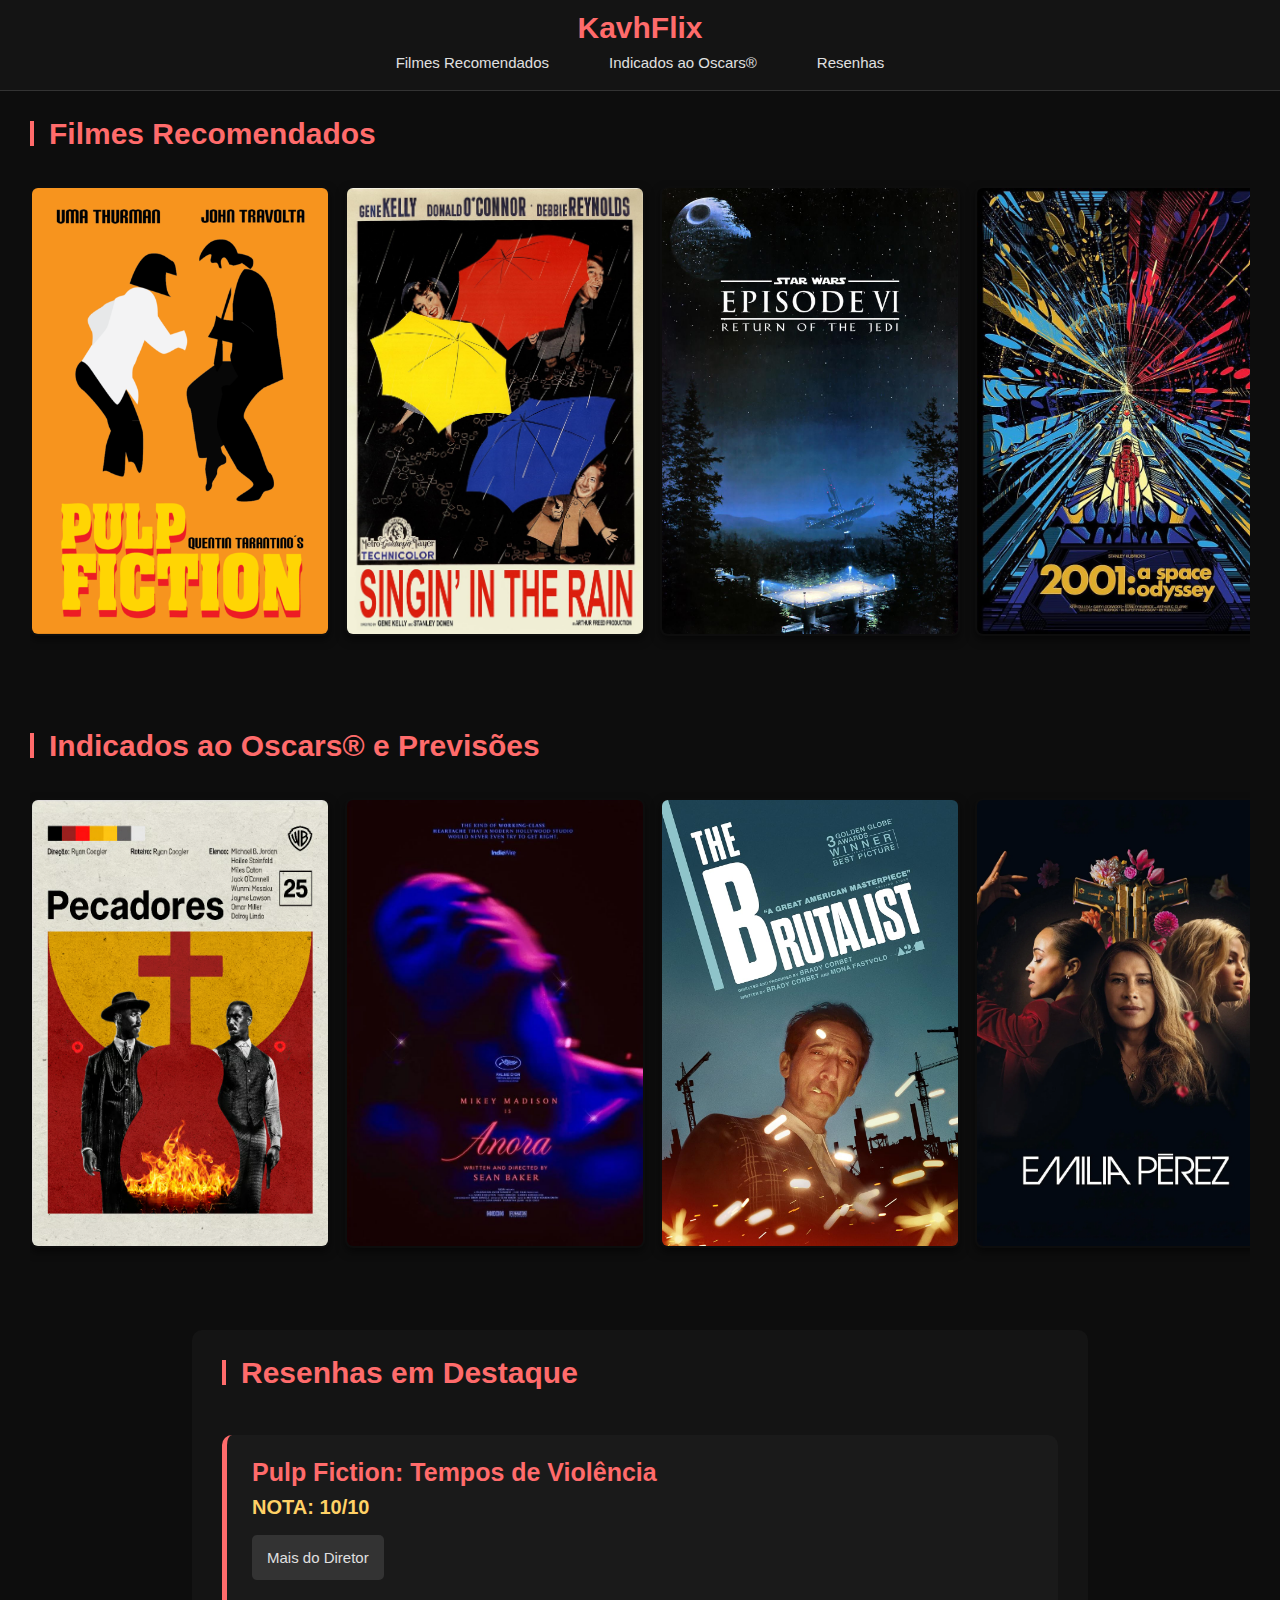
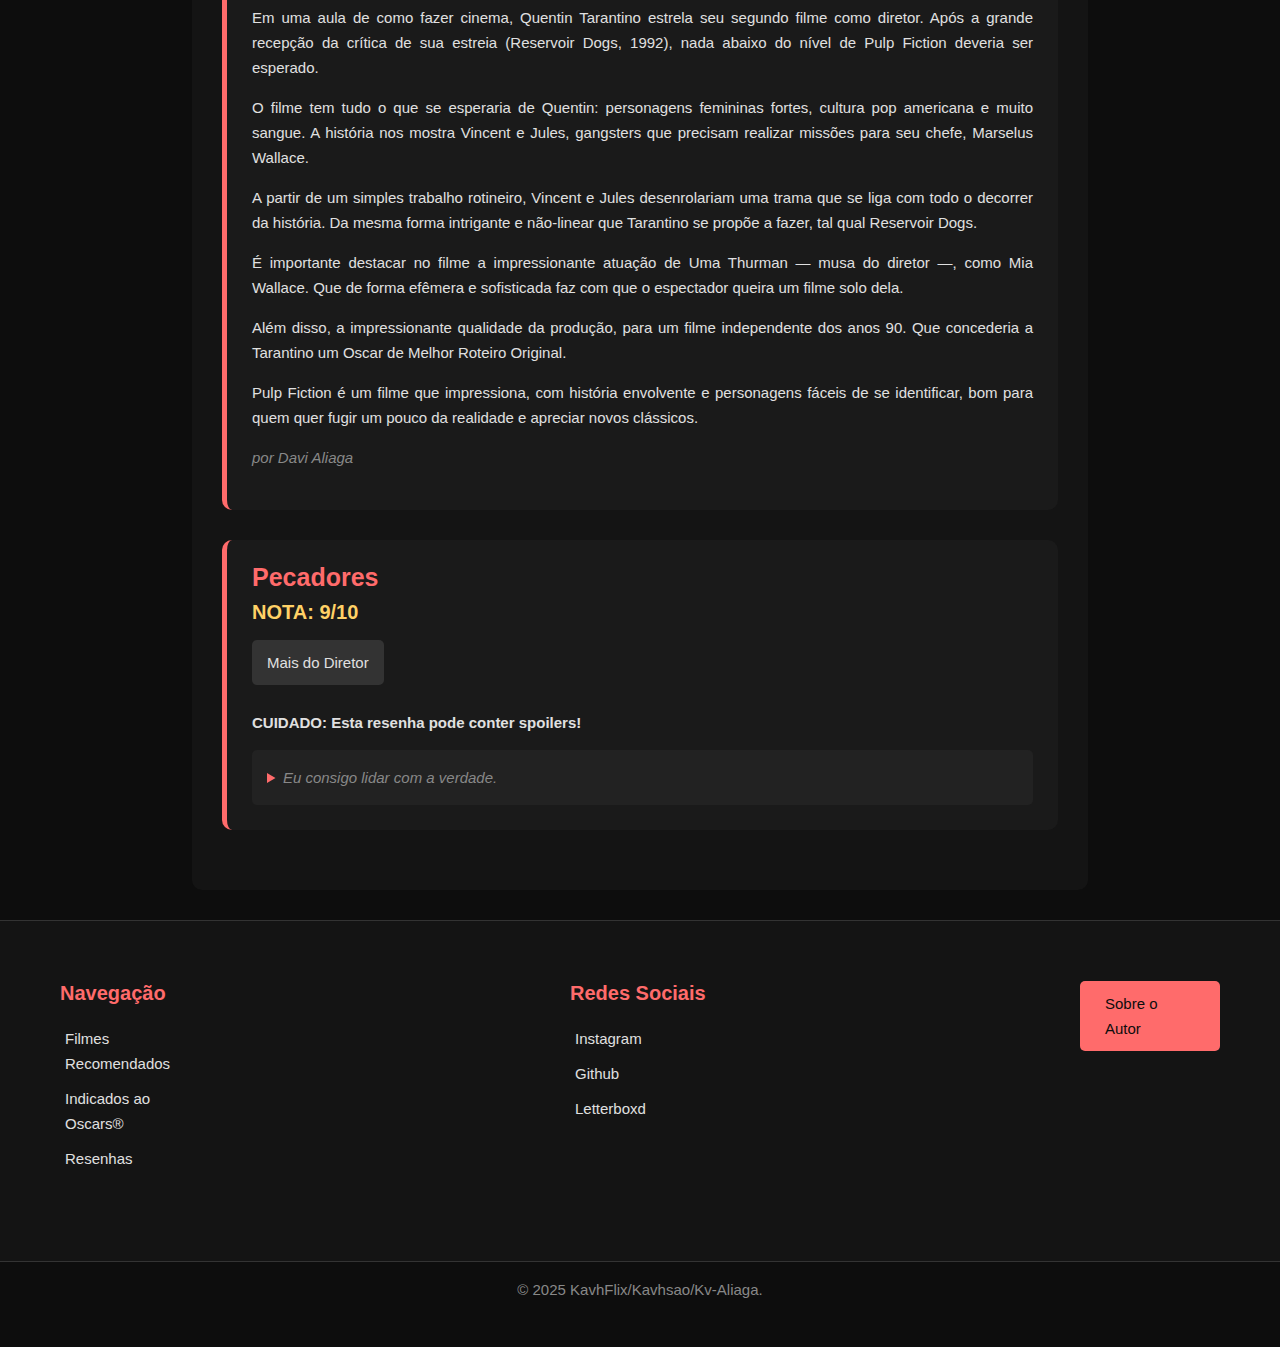
<file: index.html>
<!DOCTYPE html>
<html lang="pt-br">
<head>
    <meta name="author" content="kv-aliaga">
    <meta charset="UTF-8">
    <meta name="viewport" content="width=device-width, initial-scale=1.0">
    <link rel="stylesheet" href="style.css">
    <link rel="shortcut icon" href="images/KavhFlix.png" type="image/x-icon">
    <title>KavhFlix - Início</title>
</head>
<body>
    <header>
        <h1>KavhFlix</h1>
        <nav>
            <ul>
                <li><a href="#recomendados">Filmes Recomendados</a></li>
                <li><a href="#indicados-oscars">Indicados ao Oscars&reg;</a></li>
                <li><a href="#resenhas">Resenhas</a></li>
            </ul>
        </nav>
    </header>

    <main>
        <section id="recomendados">
            <h2>Filmes Recomendados</h2>
            <div class="imagens">
                <a href="#pulp-fiction"><img src="images/posters/pulp_fiction.jpg" alt="Poster de Pulp Fiction"></a>
                <a href="https://letterboxd.com/film/singin-in-the-rain" target="_blank"><img src="images/posters/singin_in_the_rain.jpg" alt="Poster de Singin' in the Rain"></a>
                <a href="https://letterboxd.com/film/return-of-the-jedi" target="_blank"><img src="images/posters/return_of_the_jedi.jpg" alt="Poster de Retorno de Jedi"></a>
                <a href="https://letterboxd.com/film/2001-a-space-odyssey/" target="_blank"><img src="images/posters/2001_space_odissey.jpg" alt="Poster de 2001: Uma Odisséia no espaço"></a>
                <a href="https://letterboxd.com/film/im-still-here-2024" target="_blank"><img src="images/posters/im_still_here.jpg" alt="Poster de Ainda Estou Aqui"></a>
                <a href="https://letterboxd.com/film/parasite-2019" target="_blank"><img src="images/posters/parasite.jpg" alt="Poster de Parasita"></a>
                <a href="https://letterboxd.com/film/the-given-word" target="_blank"><img src="images/posters/the_given_word.jpg" alt="Poster de O Pagador de Promessas"></a>
                <a href="https://letterboxd.com/film/harakiri" target="_blank"><img src="images/posters/harakiri.jpg" alt="Poster de Harakiri"></a>
                <a href="https://letterboxd.com/film/brainstorm-2000" target="_blank"><img src="images/posters/brainstorm.jpg" alt="Poster de Bicho de Sete Cabeças"></a>
                <a href="https://letterboxd.com/film/no-other-land" target="_blank"><img src="images/posters/no_other_land.jpg" alt="Poster de No Other Land"></a>
                <a href="https://letterboxd.com/film/50-first-dates" target="_blank"><img src="images/posters/50_first_dates.jpg" alt="Poster de Como Se Fosse a Primeira Vez"></a>
                <a href="https://letterboxd.com/film/come-and-see" target="_blank"><img src="images/posters/come_and_see.jpg" alt="Poster de Vá e Veja"></a>
                <a href="https://letterboxd.com/film/city-of-god" target="_blank"><img src="images/posters/city_of_god.jpg" alt="Poster de Cidade de Deus"></a>
                <a href="https://letterboxd.com/film/inglourious-basterds" target="_blank"><img src="images/posters/inglorious_basterds.jpg" alt="Poster de Bastardos Inglórios"></a>
            </div>
        </section>

        <section id="indicados-oscars">
            <h2>Indicados ao Oscars&reg; e Previsões</h2>
            <div class="imagens">
                <a href="#pecadores"><img src="images/posters/sinners.jpg" alt="Poster de Pecadores"></a>
                <a href="https://letterboxd.com/film/anora" target="_blank"><img src="images/posters/anora.jpg" alt="Poster de Anora"></a>
                <a href="https://letterboxd.com/film/the-brutalist" target="_blank"><img src="images/posters/the_britalist.jpg" alt="Poster de O Brutalista"></a>
                <a href="https://letterboxd.com/film/emilia-perez" target="_blank"><img src="images/posters/emilia_perez.jpg" alt="Poster de Emília Pérez"></a>
                <a href="https://letterboxd.com/film/a-real-pain" target="_blank"><img src="images/posters/a_real_pain.jpg" alt="Poster de A Verdadeira Dor"></a>
                <a href="https://letterboxd.com/film/conclave" target="_blank"><img src="images/posters/conclave.jpg" alt="Poster de Conclave"></a>
                <a href="https://letterboxd.com/film/wicked-2024" target="_blank"><img src="images/posters/wicked.jpg" alt="Poster de Wicked"></a>
            </div>
        </section>
    </main> 

    <section class="secao-media">
        <h2>Resenhas em Destaque</h2>
        <br>

        <article id="pulp-fiction">
            <h3>Pulp Fiction: Tempos de Violência</h3>
            <strong class="nota">NOTA: 10/10</strong>

            <aside class="mais-info">
                <div class="accordion">
                    <input type="checkbox" id="quentin">
                    <label for="quentin">Mais do Diretor</label>
                    <div class="conteudo">
                        <nav>
                            <ul>
                                <li><a class="links-diretor" href="https://letterboxd.com/film/reservoir-dogs/">Reservoir Dogs</a></li>
                                <li><a class="links-diretor" href="https://letterboxd.com/film/jackie-brown/">Jackie Brown</a></li>
                                <li><a class="links-diretor" href="https://letterboxd.com/film/kill-bill-vol-1/">Kill Bill vol: 1</a></li>
                                <li><a class="links-diretor" href="https://letterboxd.com/film/kill-bill-vol-2/">Kill Bill vol: 2</a></li>
                                <li><a class="links-diretor" href="https://letterboxd.com/film/death-proof/">Death Proof</a></li>
                                <li><a class="links-diretor"  href="https://letterboxd.com/film/inglourious-basterds/">Inglorious Basterds</a></li>
                                <li><a class="links-diretor" href="https://letterboxd.com/film/django-unchained/">Django Unchained</a></li>
                                <li><a class="links-diretor" href="https://letterboxd.com/film/the-hateful-eight/">The Hateful Eight</a></li>
                                <li><a class="links-diretor" href="https://letterboxd.com/film/once-upon-a-time-in-hollywood/">Once Upon a Time... in Hollywood</a></li>
                            </ul>
                        </nav>
                    </div>
                </div>
            </aside>

            <p>Em uma aula de como fazer cinema, Quentin Tarantino estrela seu segundo filme como diretor. Após a grande recepção da crítica de sua estreia (Reservoir Dogs, 1992), nada abaixo do nível de Pulp Fiction deveria ser esperado.</p>
            <p>O filme tem tudo o que se esperaria de Quentin: personagens femininas fortes, cultura pop americana e muito sangue. A história nos mostra Vincent e Jules, gangsters que precisam realizar missões para seu chefe, Marselus Wallace.</p>
            <p>A partir de um simples trabalho rotineiro, Vincent e Jules desenrolariam uma trama que se liga com todo o decorrer da história. Da mesma forma intrigante e não-linear que Tarantino se propõe a fazer, tal qual Reservoir Dogs.</p>
            <p>É importante destacar no filme a impressionante atuação de Uma Thurman &mdash; musa do diretor &mdash;, como Mia Wallace. Que de forma efêmera e sofisticada faz com que o espectador queira um filme solo dela.</p>
            <p>Além disso, a impressionante qualidade da produção, para um filme independente dos anos 90. Que concederia a Tarantino um Oscar de Melhor Roteiro Original.</p>
            <p>Pulp Fiction é um filme que impressiona, com história envolvente e personagens fáceis de se identificar, bom para quem quer fugir um pouco da realidade e apreciar novos clássicos.</p>
            <p><em>por Davi Aliaga</em></p>
        </article>

        <article id="pecadores">
            <h3>Pecadores</h3>
            <strong class="nota">NOTA: 9/10</strong>

            <aside class="mais-info">
                <div class="accordion">
                    <input type="checkbox" id="ryan">
                    <label for="ryan">Mais do Diretor</label>
                    <div class="conteudo">
                        <nav>
                            <ul>
                                <li><a class="links-diretor" href="https://letterboxd.com/film/fruitvale-station/">Fruitvale Sattion</a></li>
                                <li><a class="links-diretor" href="https://letterboxd.com/film/creed/">Creed</a></li>
                                <li><a class="links-diretor" href="https://letterboxd.com/film/black-panther/">Black Panther</a></li>
                                <li><a class="links-diretor" href="https://letterboxd.com/film/black-panther-wakanda-forever/">Black Panther: Wakanda Forever</a></li>
                            </ul>
                        </nav>
                    </div>
                </div>
            </aside>

            <div>
                <strong>CUIDADO: Esta resenha pode conter spoilers!</strong>
                <details>
                    <summary><em>Eu consigo lidar com a verdade.</em></summary>
                    <article>
                        <p>Com um verdadeiro show de efeitos especiais, cores e blues é o que faz Pecadores, novo filme de Ryan Coogler ser tão especial. Indo na direção oposta de todos seus filmes, Pecadores mostra a história dos gêmeos Smoke e Stack (Fumaça e Fuligem), no estilo clássico hollywoodiano de se fazer.</p>
                        <p>Os dois vão abrir um novo bar na cidade e precisam da ajuda de seus amigos para a grande abertura. De músicos a bartenders, os gêmeos conquistam novos colaboradores até que em uma virada de chave inesperada os vilões são apresentados.</p>
                        <p>Vampiros, e a temática clássica de western americano, certamente são uma mistura quase pronta para o desastre. Mas Coogler consegue transformar em algo engraçado e fácil de ser assistido, ponto chave de seus filmes. </p>
                        <p>Mas dessa vez, algo tem de diferente em Pecadores que não em um filme comum. É ousado, perturbador, é uma obra prima que com certeza permanecerá no hall da fama dos filmes. </p>
                        <p><em>por Davi Aliaga</em></p>
                    </article>
                </details>
            </div>
        </article>
    </section>

    <footer>
        <section>
            <h4>Navegação</h4>
            <ul>
                <li><a href="#recomendados">Filmes Recomendados</a></li>
                <li><a href="#indicados-oscars">Indicados ao Oscars&reg;</a></li>
                <li><a href="#resenhas">Resenhas</a></li>
            </ul>
        </section>
        <section>
            <h4>Redes Sociais</h4>
            <nav>
                <ul>
                    <li><a href="https://www.instagram.com/kavhsao" target="_blank">Instagram</a></li>
                    <li><a href="https://github.com/kv-aliaga" target="_blank">Github</a></li>
                    <li><a href="https://letterboxd.com/kavhsao/" target="_blank">Letterboxd</a></li>

                </ul>
            </nav>
        </section>
        <section>
            <a href="html/sobre_mim.html" class="botao">
                Sobre o Autor
            </a>
        </section>
    </footer>
    <section id="fim">
            <p>&copy; 2025 KavhFlix/Kavhsao/Kv-Aliaga. </p>
    </section>


</body>
</html>
</file>
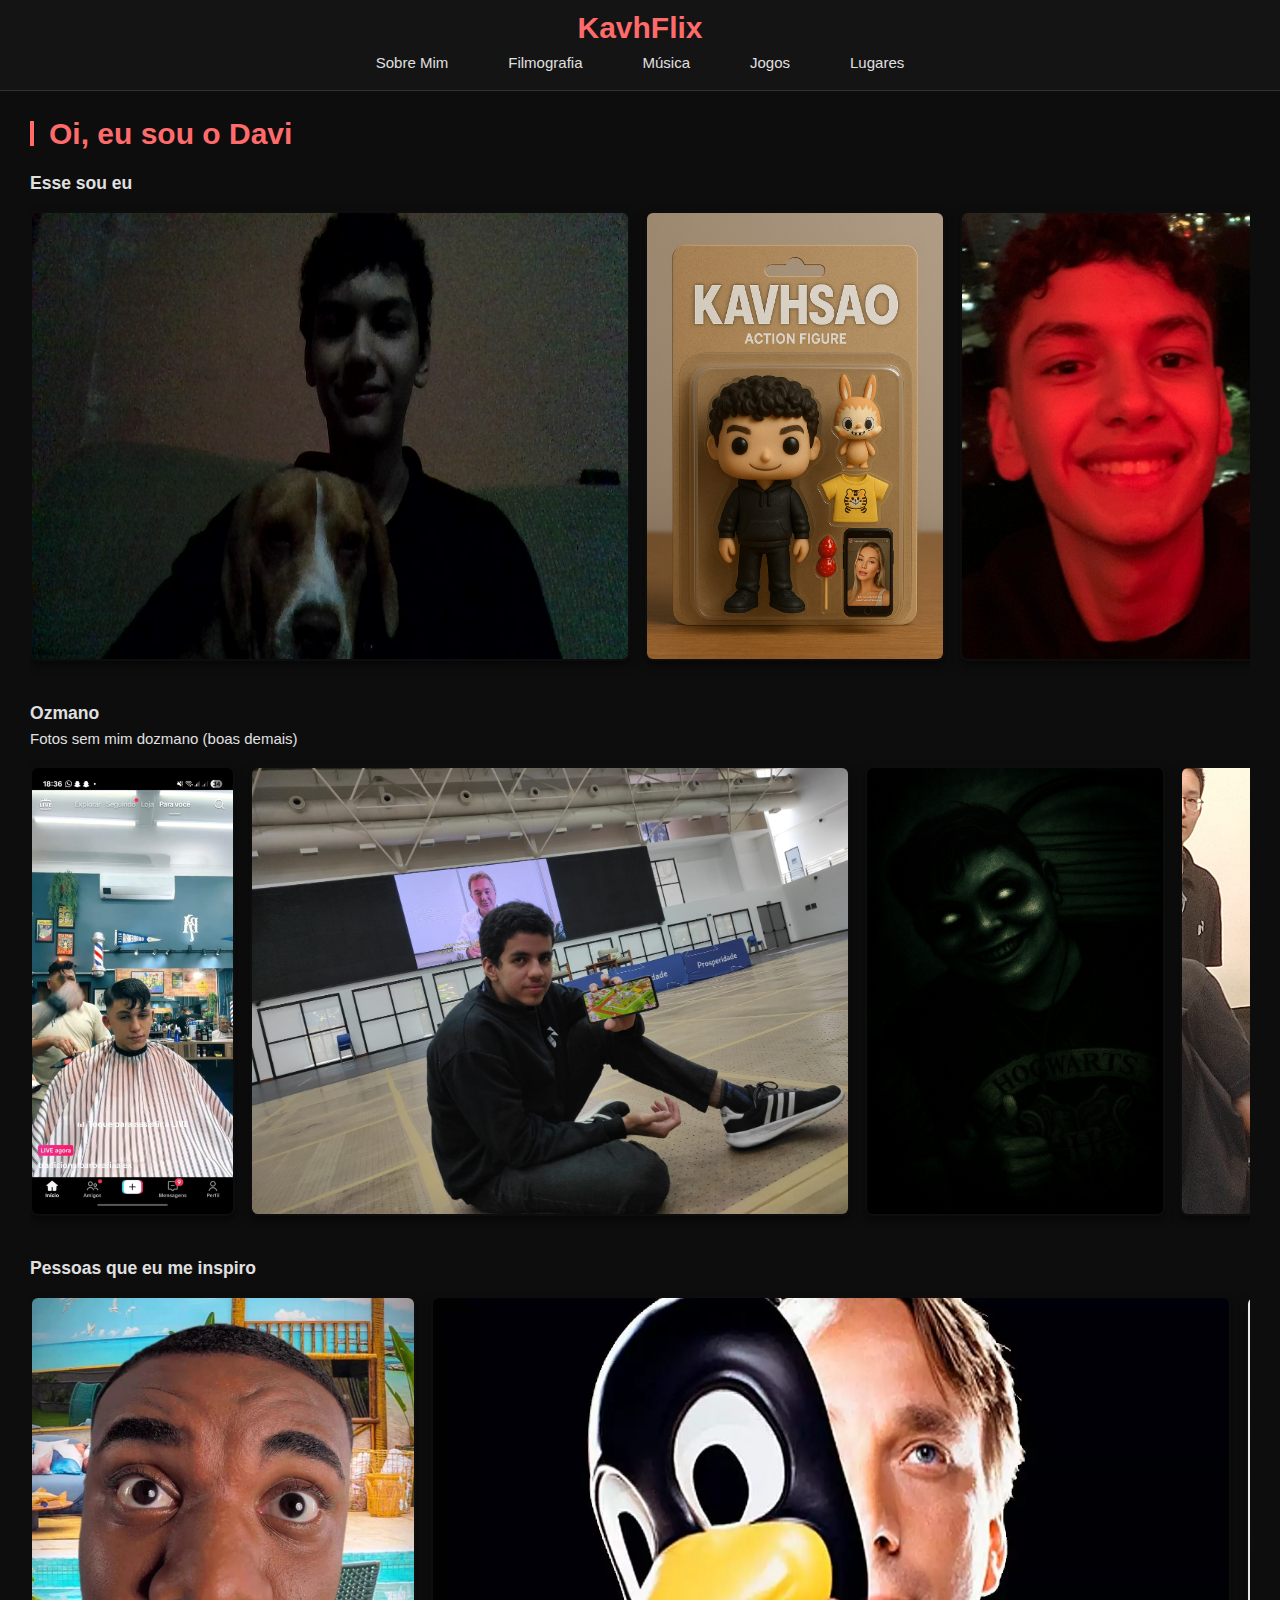
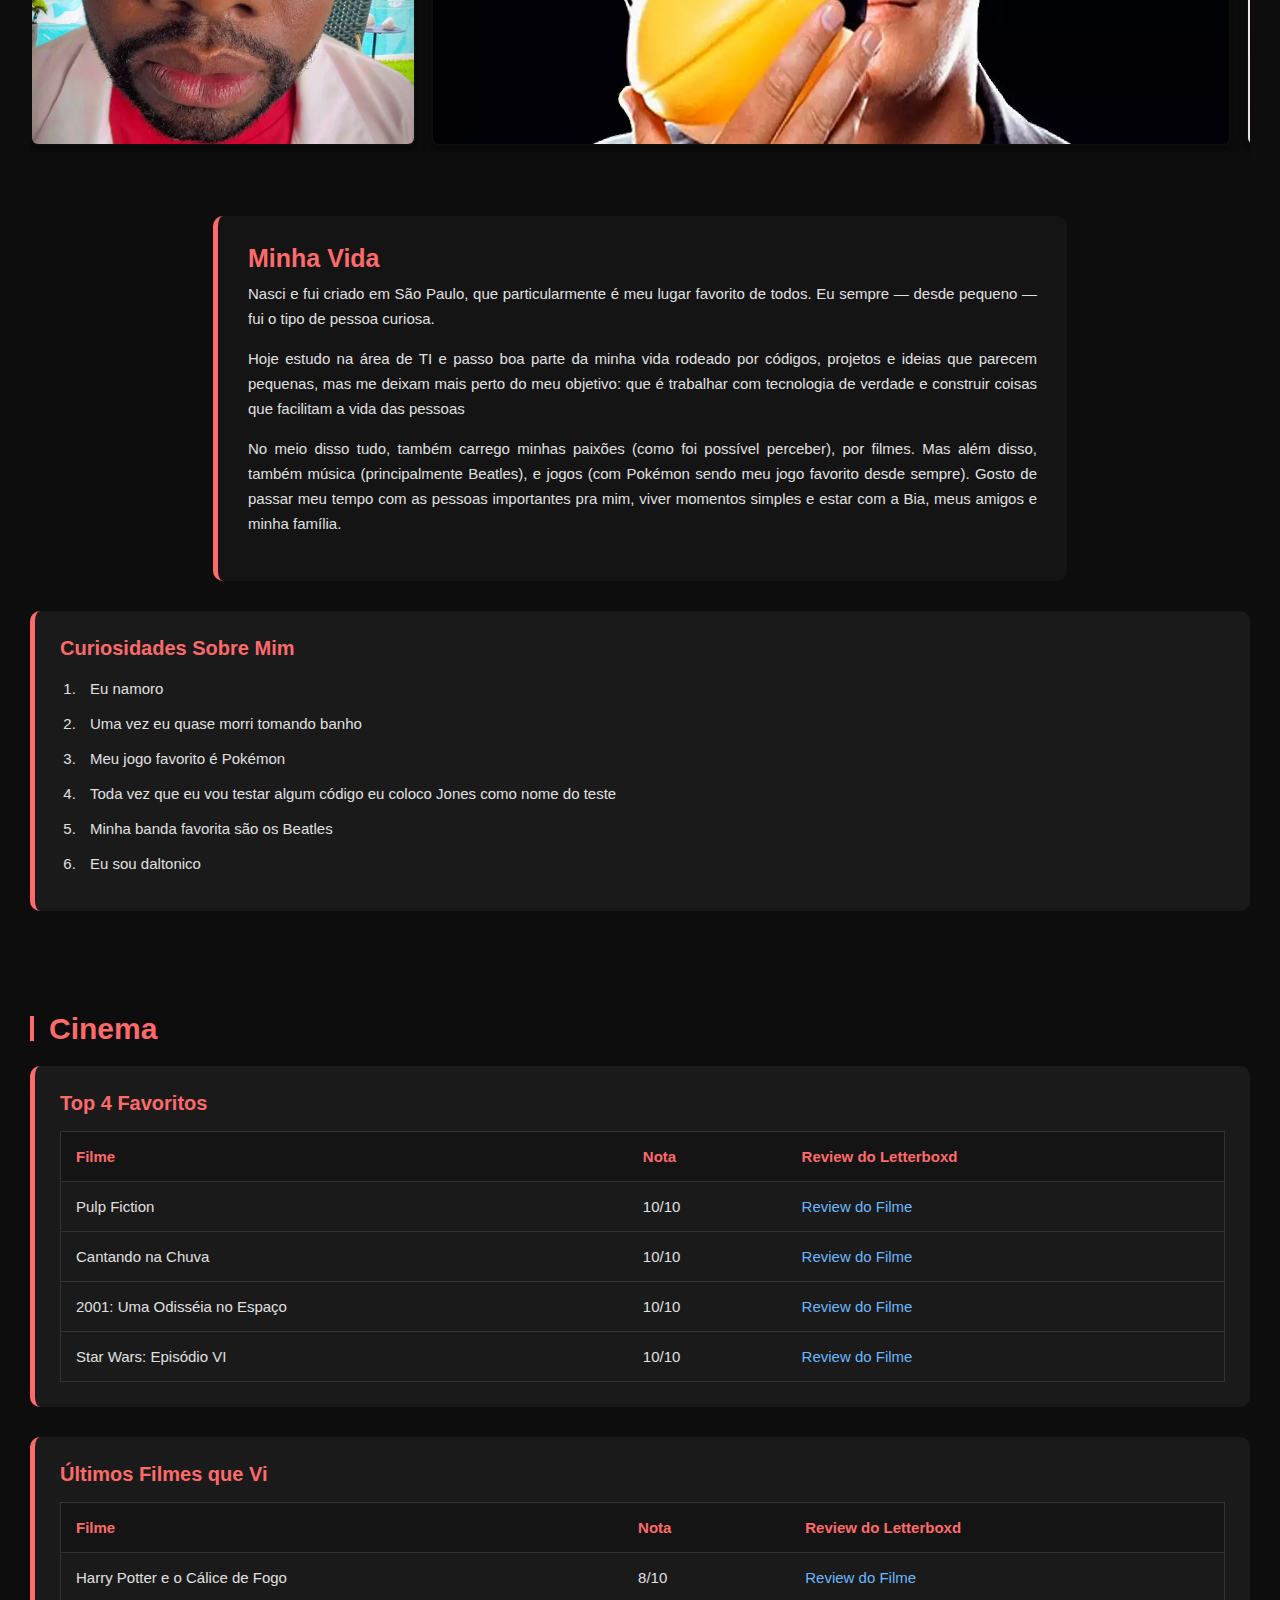
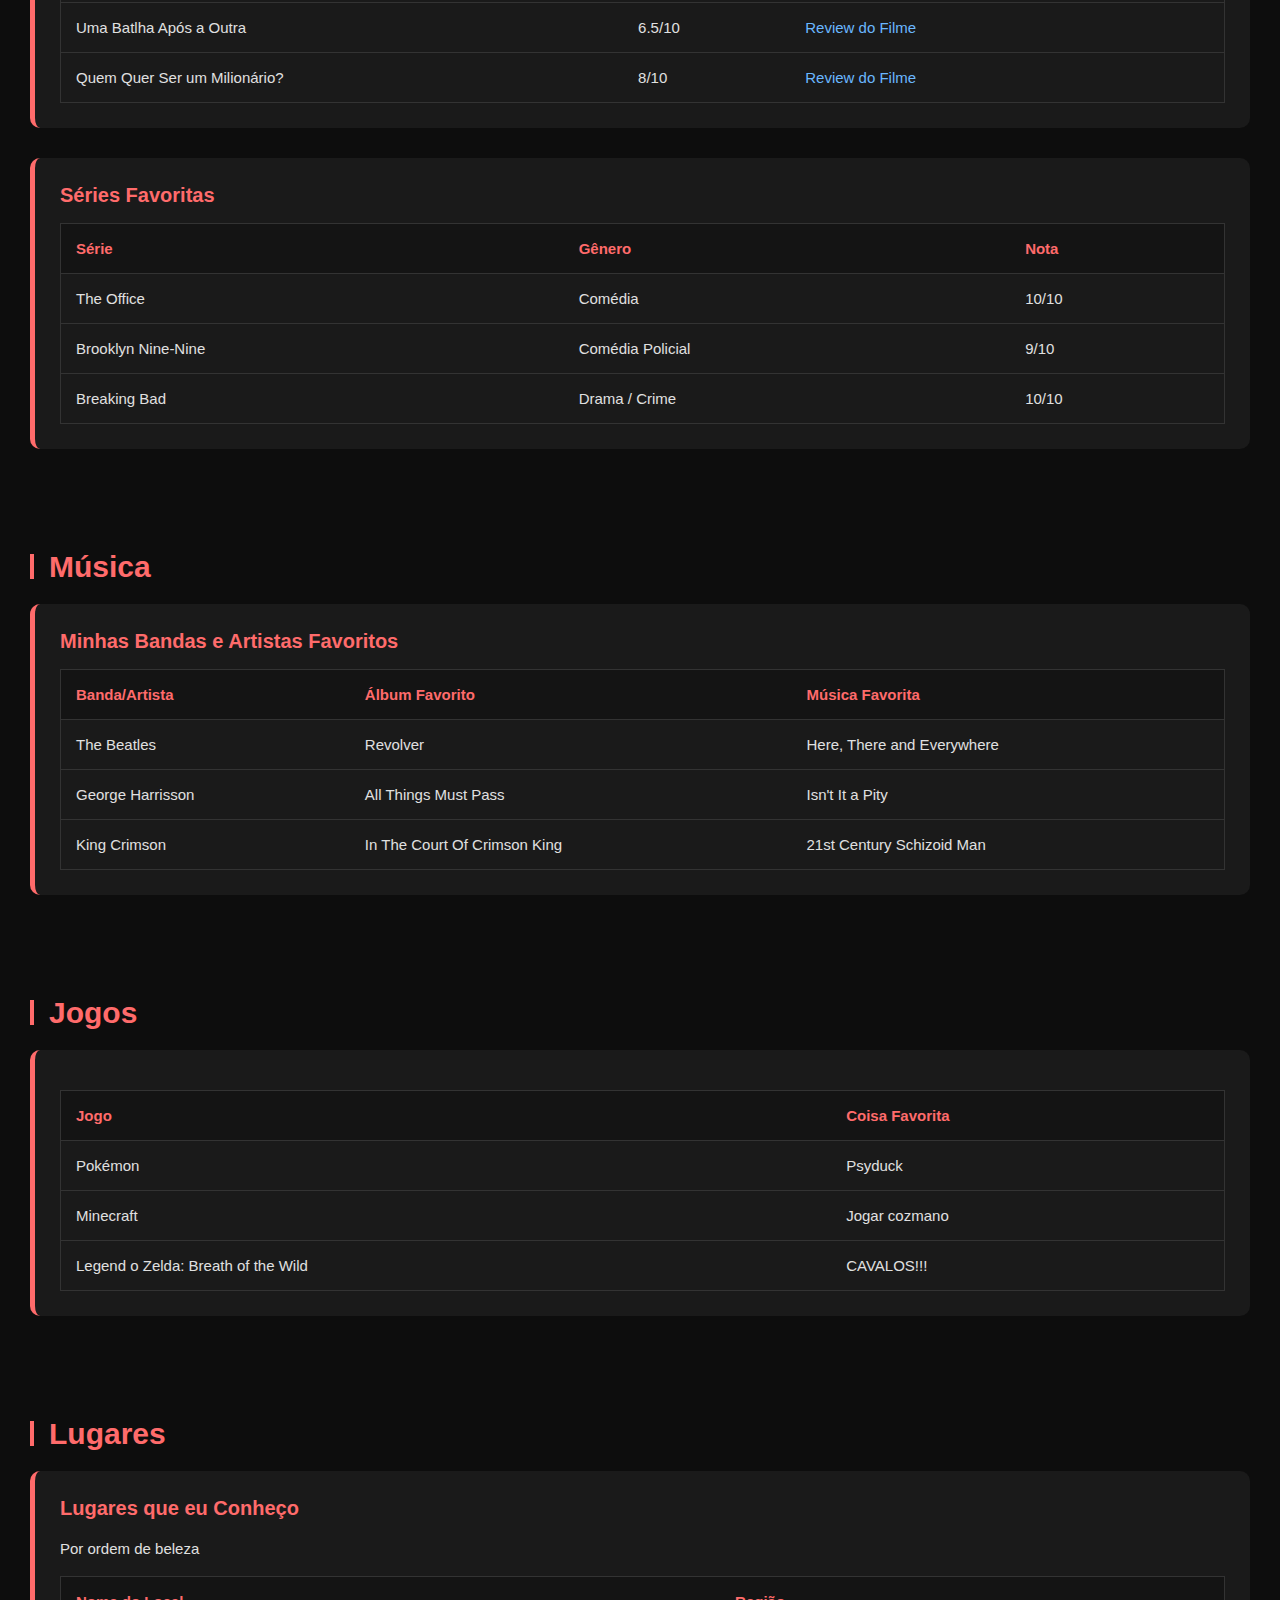
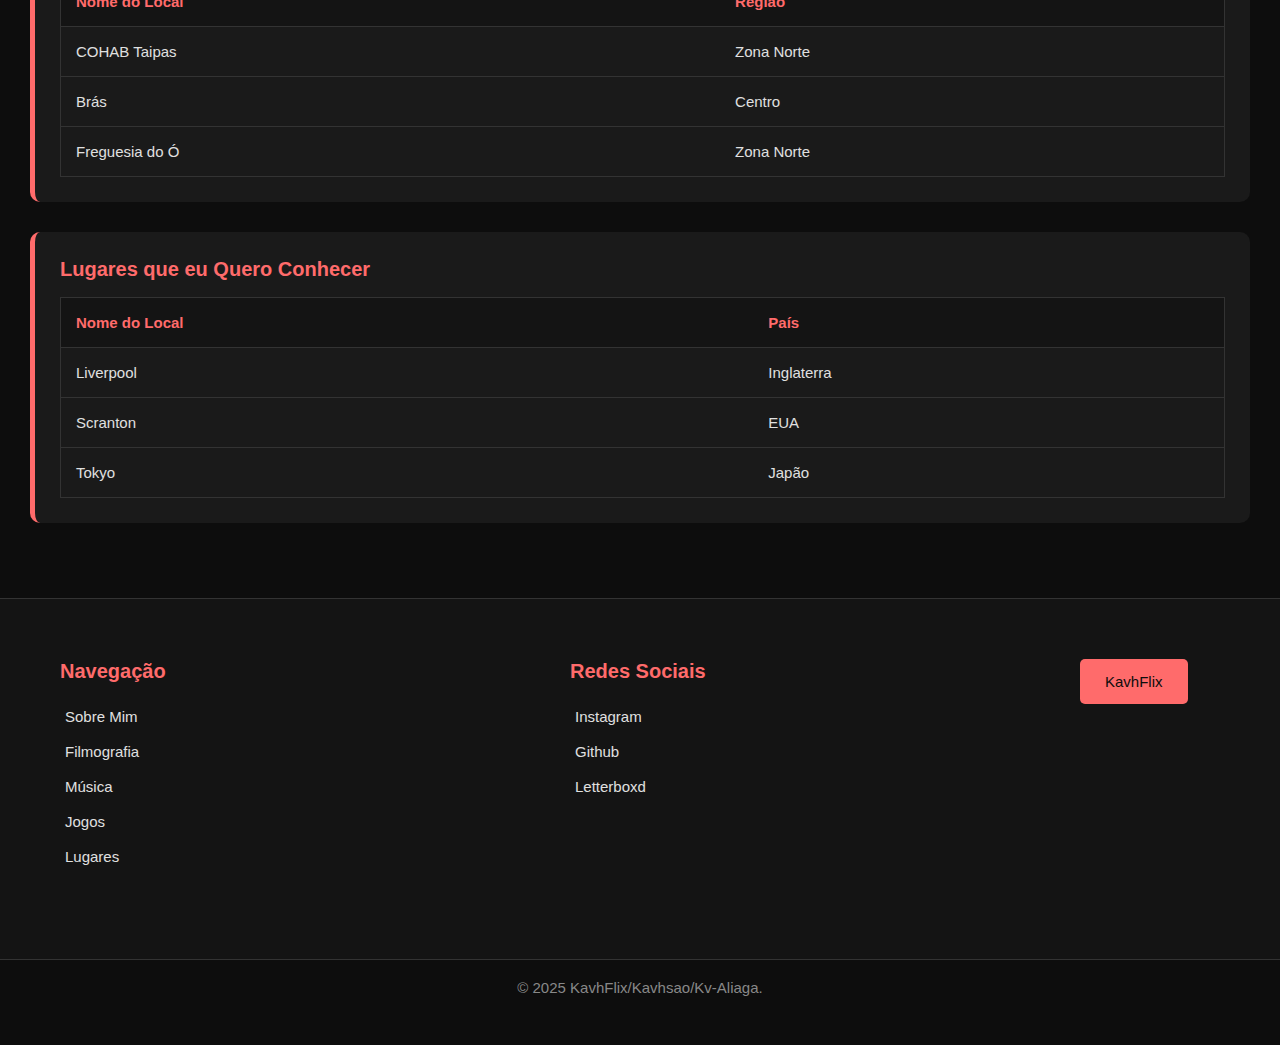
<file: html/sobre_mim.html>
<!DOCTYPE html>
<html lang="pt-br">
<head>
    <meta name="author" content="kv-aliaga">
    <meta charset="UTF-8">
    <meta name="viewport" content="width=device-width, initial-scale=1.0">
    <link rel="stylesheet" href="../style.css">
    <link rel="shortcut icon" href="../images/KavhFlix.png" type="image/x-icon">
    <title>Sobre Mim</title>
</head>
<body>
    <header>
        <h1>KavhFlix</h1>
        <nav>
            <ul>
                <li><a href="#sobre-mim">Sobre Mim</a></li>
                <li><a href="#filmografia">Filmografia</a></li>
                <li><a href="#musica">Música</a></li>
                <li><a href="#jogos">Jogos</a></li>
                <li><a href="#lugares">Lugares</a></li>
            </ul>
        </nav>
    </header>
    <main>
        <section id="sobre-mim">
            <h2>Oi, eu sou o Davi</h2>

            <div>
                <h3>Esse sou eu</h3>
                <div class="imagens">
                    <img src="../images/sobre_mim/eu/davizinho.jpg" alt="Davi e Ziggy"  class="imagens-grandes">
                    <img src="../images/sobre_mim/eu/labubu.jpg" alt="Action Figure - Kavhsao">
                    <img src="../images/sobre_mim/eu/davi_bia_dias.jpg" alt="Davi e Bia Dias" class="imagens-grandes">
                    <img src="../images/sobre_mim/eu/comcaio.jpg" alt="Davi e Caioba">
                    <img src="../images/sobre_mim/eu/comiguinhoemanu.jpg" alt="Davi, Bia Dias, Igor e Manu"class="imagens-grandes">
                    <img src="../images/sobre_mim/eu/fofonildos.jpg" alt="Davi e Bia Dias">
                    <img src="../images/sobre_mim/eu/comisepinhoS2.jpg" alt="Davi e Isepinho <3">
                    <img src="../images/sobre_mim/eu/comkenzo.jpg" alt="Davi e Kenzo">
                    <img src="../images/sobre_mim/eu/alianca.jpg" alt="Davi e Bia Dias">
                    <img src="../images/sobre_mim/eu/alegriaefestanca.jpg" alt="Ozmano da perua">
                </div>
            </div>

            <div>
                <br>
                <h3>Ozmano</h3>
                <p>Fotos sem mim dozmano (boas demais)</p>
                <div class="imagens">
                    <img src="../images/sobre_mim/ozmano/didiv.jpg" alt="Didi">
                    <img src="../images/sobre_mim/ozmano/erikgaames.jpg" alt="Erik Games!"class="imagens-grandes">
                    <img src="../images/sobre_mim/ozmano/iagozinho_fofinho.png" alt="Iago Balbino">
                    <img src="../images/sobre_mim/ozmano/luidepressao.jpg" alt="Luigi Biondo">
                    <img src="../images/sobre_mim/ozmano/nham.jpg" alt="Isepinho Comilão"class="imagens-grandes">
                    <img src="../images/sobre_mim/ozmano/pcdzoid.jpg" alt="PCDZOID (Enzo Xiris)">
                    <img src="../images/sobre_mim/ozmano/pezinho_isepinho.jpg" alt="Pés do Isepinho">
                    <img src="../images/sobre_mim/ozmano/prancha.jpg" alt="Isepinho e Luigi"class="imagens-grandes">
                    <img src="../images/sobre_mim/ozmano/traks.jpg" alt="Trakinas">
                    <img src="../images/sobre_mim/ozmano/kenzo_velho.png" alt="Kenzo em 2150 - último membro vivo dos The Britos" class="imagens-grandes">
                    <img src="../images/sobre_mim/ozmano/the_britos.png" alt="The Britos" class="imagens-grandes">
                </div>
            </div>

            <div>
                <br>
                <h3>Pessoas que eu me inspiro</h3>
                <div class="imagens">
                    <img src="../images/inspiracao/davi_brito.jpg" alt="Davi Brito" class="imagens-grandes">
                    <img src="../images/inspiracao/linux.jpg" alt="Linus Torvalds" class="imagens-extra-grandes">
                    <img src="../images/inspiracao/leon_e_nilce.jpg" alt="Leon e Nilce" class="imagens-grandes">
                    <img src="../images/inspiracao/bong_joon_ho.jpg" alt="Bong Joon Ho" class="imagens-grandes">
                    <img src="../images/inspiracao/authentic.jpg" alt="Authentic Games" class="imagens-grandes">
                </div>
            </div>

            <br>
            <article class="secao-media">
                <h3>Minha Vida</h3>
                <p>Nasci e fui criado em São Paulo, que particularmente é meu lugar favorito de todos. Eu sempre &mdash; desde pequeno &mdash; fui o tipo de pessoa curiosa.</p>
                <p>Hoje estudo na área de TI e passo boa parte da minha vida rodeado por códigos, projetos e ideias que parecem pequenas, mas me deixam mais perto do meu objetivo: que é trabalhar com tecnologia de verdade e construir coisas que facilitam a vida das pessoas</p>
                <p>No meio disso tudo, também carrego minhas paixões (como foi possível perceber), por filmes. Mas além disso, também música (principalmente Beatles), e jogos (com Pokémon sendo meu jogo favorito desde sempre). Gosto de passar meu tempo com as pessoas importantes pra mim, viver momentos simples e estar com a Bia, meus amigos e minha família.</p>
            </article>

            <div class="area">
                <h3>Curiosidades Sobre Mim</h3>
                <nav>
                    <ol>
                        <li>Eu namoro</li>
                        <li>Uma vez eu quase morri tomando banho</li>
                        <li>Meu jogo favorito é Pokémon</li>
                        <li>Toda vez que eu vou testar algum código eu coloco Jones como nome do teste</li>
                        <li>Minha banda favorita são os Beatles</li>
                        <li>Eu sou daltonico</li>
                    </ol>
                </nav>
            </div>
        </section>

        <section id="filmografia">
            <h2>Cinema</h2>

            <div class="area">
                <h3>Top 4 Favoritos</h3>
                
                <table>
                    <thead>
                        <tr>
                            <th>Filme</th>
                            <th>Nota</th>
                            <th>Review do Letterboxd</th>
                        </tr>
                    </thead>
                    <tbody>
                        <tr>
                            <td>Pulp Fiction</td>
                            <td>10/10</td>
                            <td><a href="https://letterboxd.com/kavhsao/film/pulp-fiction/reviews/" target="_blank">Review do Filme</a></td>
                        </tr>
                        <tr>
                            <td>Cantando na Chuva</td>
                            <td>10/10</td>
                            <td><a href="https://letterboxd.com/kavhsao/film/singin-in-the-rain/reviews/" target="_blank">Review do Filme</a></td>
                        </tr>
                        <tr>
                            <td>2001: Uma Odisséia no Espaço</td>
                            <td>10/10</td>
                            <td><a href="https://letterboxd.com/kavhsao/film/2001-a-space-odyssey/" target="_blank">Review do Filme</a></td>
                        </tr>
                        <tr>
                            <td>Star Wars: Episódio VI</td>
                            <td>10/10</td>
                            <td><a href="https://letterboxd.com/kavhsao/film/return-of-the-jedi/" target="_blank">Review do Filme</a></td>
                        </tr>
                    </tbody>
                </table>
            </div>

            <div class="area">
                <h3>Últimos Filmes que Vi</h3>
                
                <table>
                    <thead>
                        <tr>
                            <th>Filme</th>
                            <th>Nota</th>
                            <th>Review do Letterboxd</th>
                        </tr>
                    </thead>
                    <tbody>
                        <tr>
                            <td>Harry Potter e o Cálice de Fogo</td>
                            <td>8/10</td>
                            <td><a href="https://letterboxd.com/kavhsao/film/harry-potter-and-the-goblet-of-fire" target="_blank">Review do Filme</a></td>
                        </tr>
                        <tr>
                            <td>Uma Batlha Após a Outra</td>
                            <td>6.5/10</td>
                            <td><a href="https://letterboxd.com/kavhsao/film/one-battle-after-another" target="_blank">Review do Filme</a></td>
                        </tr>
                        <tr>
                            <td>Quem Quer Ser um Milionário?</td>
                            <td>8/10</td>
                            <td><a href="https://letterboxd.com/kavhsao/film/slumdog-millionaire" target="_blank">Review do Filme</a></td>
                        </tr>
                    </tbody>
                </table>
            </div>

            <div class="area">
                <h3>Séries Favoritas</h3>
                <table>
                    <thead>
                        <tr>
                            <th>Série</th>
                            <th>Gênero</th>
                            <th>Nota</th>
                        </tr>
                    </thead>
                    <tbody>
                        <tr>
                            <td>The Office</td>
                            <td>Comédia</td>
                            <td>10/10</td>
                        </tr>
                        <tr>
                            <td>Brooklyn Nine-Nine</td>
                            <td>Comédia Policial</td>
                            <td>9/10</td>
                        </tr>
                        <tr>
                            <td>Breaking Bad</td>
                            <td>Drama / Crime</td>
                            <td>10/10</td>
                        </tr>
                    </tbody>
                </table>
            </div>
        </section>

        <section id="musica">
            <h2>Música</h2>

            <div class="area">
                <h3>Minhas Bandas e Artistas Favoritos</h3>
                
                <table>
                    <tr>
                        <th>Banda/Artista</th>
                        <th>Álbum Favorito</th>
                        <th>Música Favorita</th>
                    </tr>
                    <tr>
                        <td>The Beatles</td>
                        <td>Revolver</td>
                        <td>Here, There and Everywhere</td>
                    </tr>
                    <tr>
                        <td>George Harrisson</td>
                        <td>All Things Must Pass</td>
                        <td>Isn't It a Pity</td>
                    </tr>
                    <tr>
                        <td>King Crimson</td>
                        <td>In The Court Of Crimson King</td>
                        <td>21st Century Schizoid Man</td>
                    </tr>
                </table>
            </div>
        </section>

        <section id="jogos">
            <h2>Jogos</h2>

            <div class="area">
                <table>
                    <tr>
                        <th>Jogo</th>
                        <th>Coisa Favorita</th>
                    </tr>
                    <tr>
                        <td>Pokémon</td>
                        <td>Psyduck</td>
                    </tr>
                    <tr>
                        <td>Minecraft</td>
                        <td>Jogar cozmano</td>
                    </tr>
                    <tr>
                        <td>Legend o Zelda: Breath of the Wild</td>
                        <td>CAVALOS!!!</td>
                    </tr>
                </table>
            </div>
        </section>

        <section id="lugares">
            <h2>Lugares</h2>

            <div class="area">
                <h3>Lugares que eu Conheço</h3>
                <p>Por ordem de beleza</p>

                <table>
                    <thead>
                        <tr>
                            <th>Nome do Local</th>
                            <th>Região</th>
                        </tr>
                    </thead>
                    <tbody>
                        <tr>
                            <td>COHAB Taipas</td>
                            <td>Zona Norte</td>
                        </tr>
                        <tr>
                            <td>Brás</td>
                            <td>Centro</td>
                        </tr>
                        <tr>
                            <td>Freguesia do Ó</td>
                            <td>Zona Norte</td>
                        </tr>
                    </tbody>
                </table>
            </div>
            <div class="area">
                <h3>Lugares que eu Quero Conhecer</h3>

                <table>
                    <thead>
                        <tr>
                            <th>Nome do Local</th>
                            <th>País</th>
                        </tr>
                    </thead>
                    <tbody>
                        <tr>
                            <td>Liverpool</td>
                            <td>Inglaterra</td>
                        </tr>
                        <tr>
                            <td>Scranton</td>
                            <td>EUA</td>
                        </tr>
                        <tr>
                            <td>Tokyo</td>
                            <td>Japão</td>
                        </tr>
                    </tbody>
                </table>
            </div>
        </section>
    </main>

    
    <footer>
        <section>
            <h4>Navegação</h4>
            <nav>
                <ul>
                    <li><a href="#sobre-mim">Sobre Mim</a></li>
                    <li><a href="#filmografia">Filmografia</a></li>
                    <li><a href="#musica">Música</a></li>
                    <li><a href="#jogos">Jogos</a></li>
                    <li><a href="#lugares">Lugares</a></li>
                </ul>
            </nav>
        </section>
        <section>
            <h4>Redes Sociais</h4>
            <nav>
                <ul>
                    <li><a href="https://www.instagram.com/kavhsao" target="_blank">Instagram</a></li>
                    <li><a href="https://github.com/kv-aliaga" target="_blank">Github</a></li>
                    <li><a href="https://letterboxd.com/kavhsao/" target="_blank">Letterboxd</a></li>
                </ul>
            </nav>
        </section>
        <section>
            <a href="../index.html" class="botao">
                KavhFlix
            </a>
        </section>
    </footer>
    <section id="fim">
            <p>&copy; 2025 KavhFlix/Kavhsao/Kv-Aliaga. </p>
    </section>
</body>
</html>
</file>
<file: style.css>
:root {
    --cor-fundo: #0d0d0d;
    --cor-fundo-secundario: #141414;
    --cor-fundo-terciario: #1a1a1a;
    --cor-texto: #e0e0e0;
    --cor-texto-secundario: #888888;
    --cor-texto-terciario: #000000;
    --cor-destaque: #ff6b6b;
    --cor-destaque-hover: #ff5252;
    --cor-nota: #ffd166;
    --cor-link: #6ab7ff;
    --cor-link-hover: #0f5fa9;
    --cor-borda: #333333;
    --cor-borda-hover: #444444;
    --cor-details: #222222;
    --cor-selecao: #b4dd1e;
}

* {
    margin: 0px;
    padding: 0px;
    box-sizing: border-box;
    scroll-behavior: smooth;
}

body {
    font-family: Arial, Helvetica, sans-serif;
    background-color: var(--cor-fundo);
    color: var(--cor-texto);
    line-height: 25px;
    font-size: 15px;
}

header {
    background-color: var(--cor-fundo-secundario);
    padding: 15px 30px;
    border-bottom: 1px solid var(--cor-borda);
    position: sticky;
    top: 0px;
    z-index: 100;
}

header h1 {
    color: var(--cor-destaque);
    font-size: 30px;
    margin-bottom: 10px;
    text-align: center;
}

header nav ul {
    display: flex;
    justify-content: center;
    list-style: none;
    gap: 30px;
}

header nav a {
    color: var(--cor-texto);
    text-decoration: none;
    font-weight: 500;
    padding: 10px 15px;
    border-radius: 5px;
    transition: all 300ms;
}

header nav a:hover {
    background-color: var(--cor-destaque);
    color: var(--cor-fundo);
}

section {
    padding: 30px;
    margin-bottom: 15px;
}

section h2 {
    color: var(--cor-destaque);
    margin-bottom: 25px;
    font-size: 30px;
    border-left: 4px solid var(--cor-destaque);
    padding-left: 15px;
}

.imagens {
    display: flex;
    gap: 15px;
    overflow-x: auto;
    padding: 15px 0px;
}

.imagens a {
    transition: transform 300ms;
    flex-shrink: 0;
}

.imagens a:hover, .imagens img:hover {
    transform: scale(1.02)
}

.imagens img {
    border-radius: 8px;
    box-shadow: 0px 4px 8px rgba(0, 0, 0, 0.5);
    border: 2px solid transparent;
    width: 300px;
    height: 450px;
    transition: transform 300ms;
}

.imagens .imagens-grandes {
    width: 600px;
}

.imagens .imagens-extra-grandes {
    width: 800px;
}

.imagens a:hover img, .imagens img:hover {
    border: 5px solid var(--cor-destaque)
}

.secao-media {
    background-color: var(--cor-fundo-secundario);
    border-radius: 10px;
    padding: 30px;
    max-width: 900px;
    width: 70%;
    margin: 30px auto;
}

#resenhas h2 {
    text-align: center;
    border: none;
    font-size: 30px;
    margin-bottom: 3px;
}

article {
    background-color: var(--cor-fundo-terciario);
    border-radius: 10px;
    padding: 25px;
    margin-bottom: 30px;
    border-left: 5px solid var(--cor-destaque);
}

article h3 {
    color: var(--cor-destaque);
    margin-bottom: 10px;
    font-size: 25px;
}

.nota {
    color: var(--cor-nota);
    font-size: 20px;
    display: block;
    margin-bottom: 15px;
}

article p {
    margin-bottom: 15px;
    text-align: justify;
}

article em {
    color: var(--cor-texto-secundario)
}

.accordion {
    margin: 15px 0px;
}

.accordion input {
    display: none;
}

.accordion label {
    display: inline-block;
    background-color: var(--cor-borda);
    color: var(--cor-texto);
    padding: 10px 15px;
    border-radius: 5px;
    cursor: pointer;
    transition: background-color 300ms;
    margin-bottom: 10px;
}

.accordion label:hover {
    background-color: var(--cor-borda-hover);
}

.accordion .conteudo {
    max-height: 0px;
    overflow: hidden;
    transition: max-height 300ms ease-out;
}

.accordion input:checked ~ .conteudo {
    max-height: 500px;
}

.accordion input:checked ~ label {
    background-color: var(--cor-destaque);
    color: var(--cor-fundo)
}

.links-diretor {
    color: var(--cor-link);
    text-decoration: none;
    display: block;
    padding: 5px 0px;
    border-bottom: 1px solid var(--cor-borda);
}

.links-diretor:hover {
    color: var(--cor-link-hover);
}

details {
    margin-top: 15px;
    background-color: var(--cor-details);
    border-radius: 5px;
    padding: 15px;
}

details summary {
    cursor: pointer;
    color: var(--cor-destaque);
}

details article {
    background-color: transparent;
    border: none;
    padding: 15px;
    margin: 0px;
}

footer {
    background-color: var(--cor-fundo-secundario);
    padding: 30px;
    border-top: 1px solid var(--cor-borda);
    display: flex;
    flex-wrap: wrap;
    justify-content: space-between;
    min-height: 200px;
}

footer section {
    flex: 1;
    max-width: 200px;
    margin-bottom: 25px;
}

footer section h4 {
    color: var(--cor-destaque);
    margin-bottom: 15px;
    font-size: 20px;
}

footer section ul{
    list-style: none;
}

footer section a {
    color: var(--cor-texto);
    text-decoration: none;
    display: block;
    padding: 5px;
    transition: color 300ms;
}

footer section a:hover {
    color: var(--cor-link-hover);
}

.botao {
    display: inline-block;
    background-color: var(--cor-destaque);
    color: var(--cor-fundo);
    padding: 10px 25px;
    border-radius: 5px;
    text-decoration: none;
    transition: background-color 300ms;
}

.botao:hover {
    background-color: var(--cor-destaque-hover);
    color: var(--cor-details);
}

#fim {
    width: 100%;
    text-align: center;
    margin-top: auto;
    padding-top: 15px;
    border-top: 1px solid var(--cor-borda);
    color: var(--cor-texto-secundario);
}

::-webkit-scrollbar {
    height: 10px;
    width: 10px;
}

::-webkit-scrollbar-track {
    background: var(--cor-fundo-terciario);
}

::-webkit-scrollbar-thumb {
    background: var(--cor-destaque);
    box-shadow: 0 0 5px var(--cor-destaque-hover);
    border-radius: 5px;
}

::-webkit-scrollbar-thumb:hover {
    background: var(--cor-destaque-hover);
}

.area {
    background-color: var(--cor-fundo-terciario);
    border-radius: 10px;
    padding: 25px;
    margin-bottom: 30px;
    border-left: 5px solid var(--cor-destaque);
}

.area h3 {
    color: var(--cor-destaque);
    margin-bottom: 15px;
    font-size: 20px;
}

.area nav ol{
    padding-left: 20px;
}

.area li {
    margin-bottom: 10px;
    padding-left: 10px;
}

table {
    width: 100%;
    border-collapse: collapse;
    margin-top: 15px;
    border: 1px solid var(--cor-borda);
}

th, td {
    padding: 12px 15px;
    text-align: left;
    border-bottom: 1px solid var(--cor-borda);
}

th {
    background-color: var(--cor-fundo-secundario);
    color: var(--cor-destaque);
}

tr {
    transition: all 500ms;
}

tr:hover {
    background-color: var(--cor-borda);
}

table tr td a:hover{
    color: var(--cor-link-hover);
}

::selection{
    background-color: var(--cor-selecao);
    color: var(--cor-texto-terciario);
}

a {
    color: var(--cor-link);
    text-decoration: none;
    transition: 0.3s ease;
}
</file>
